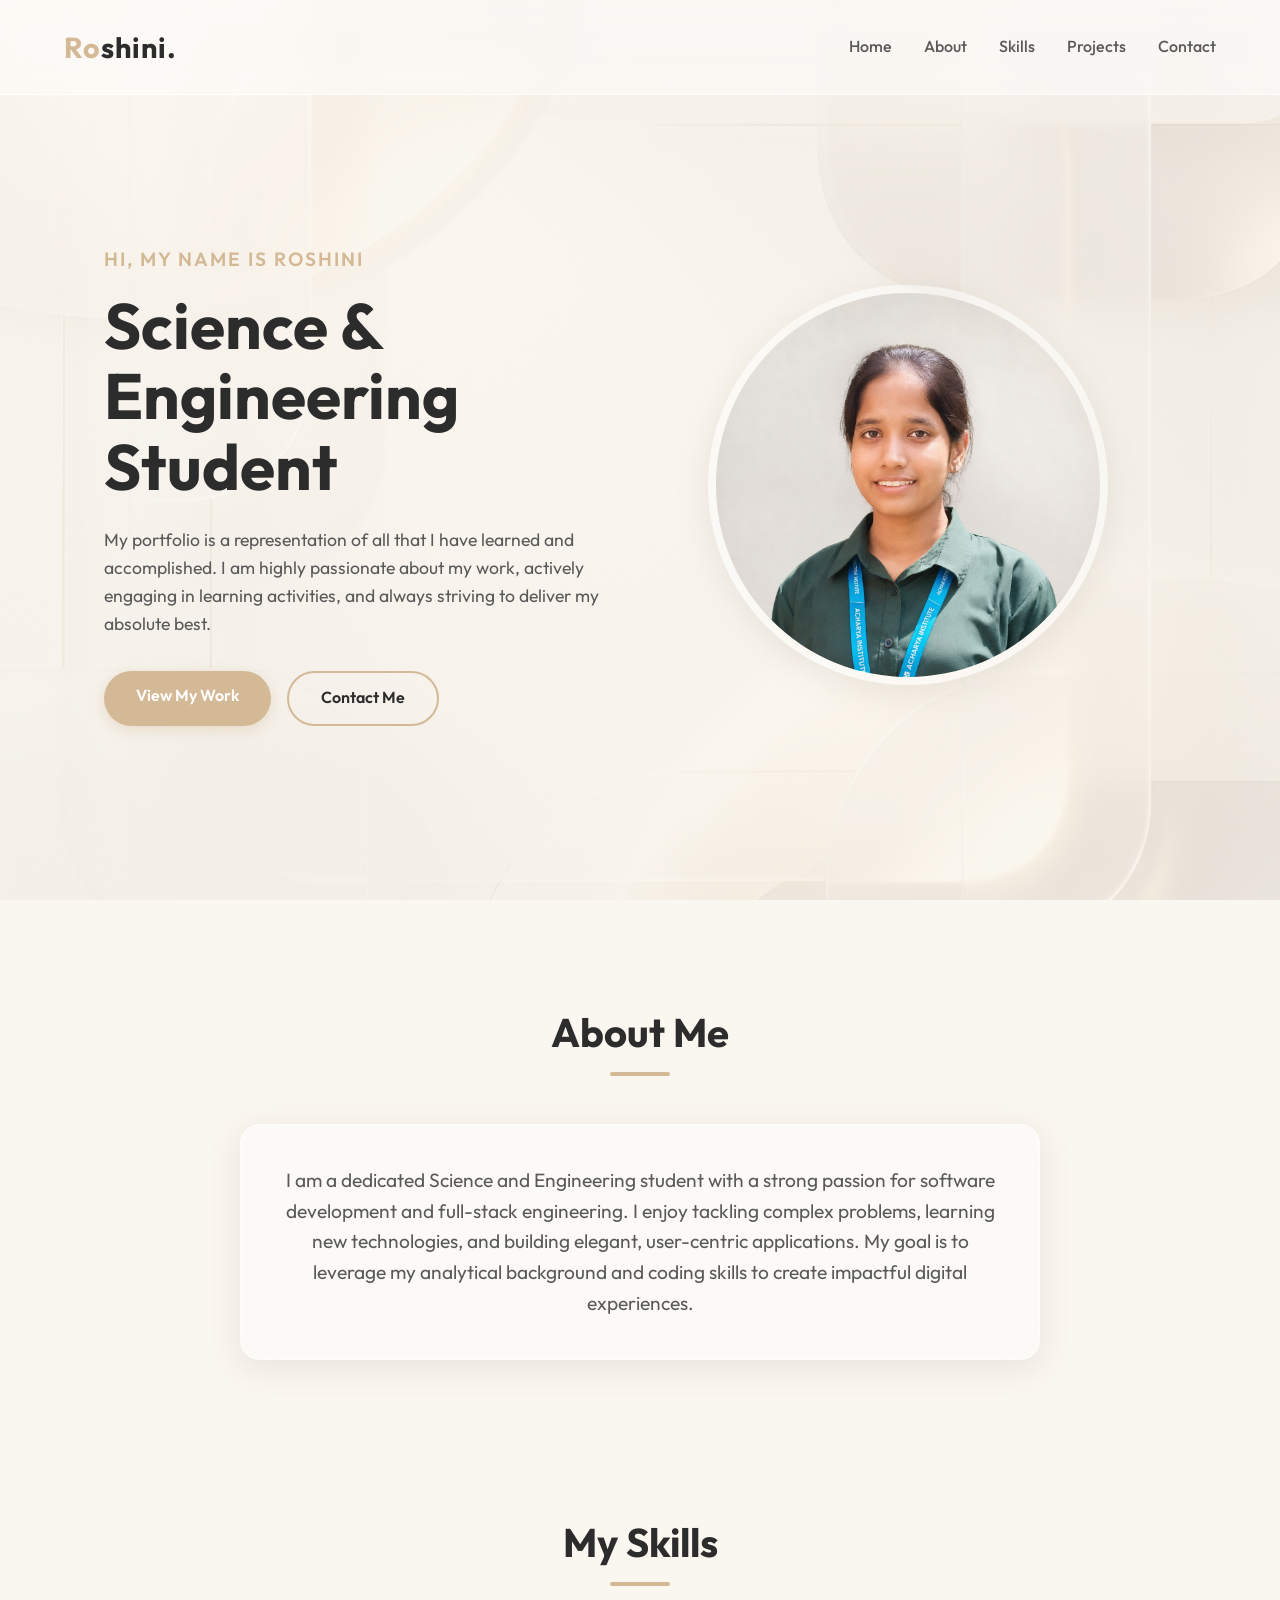
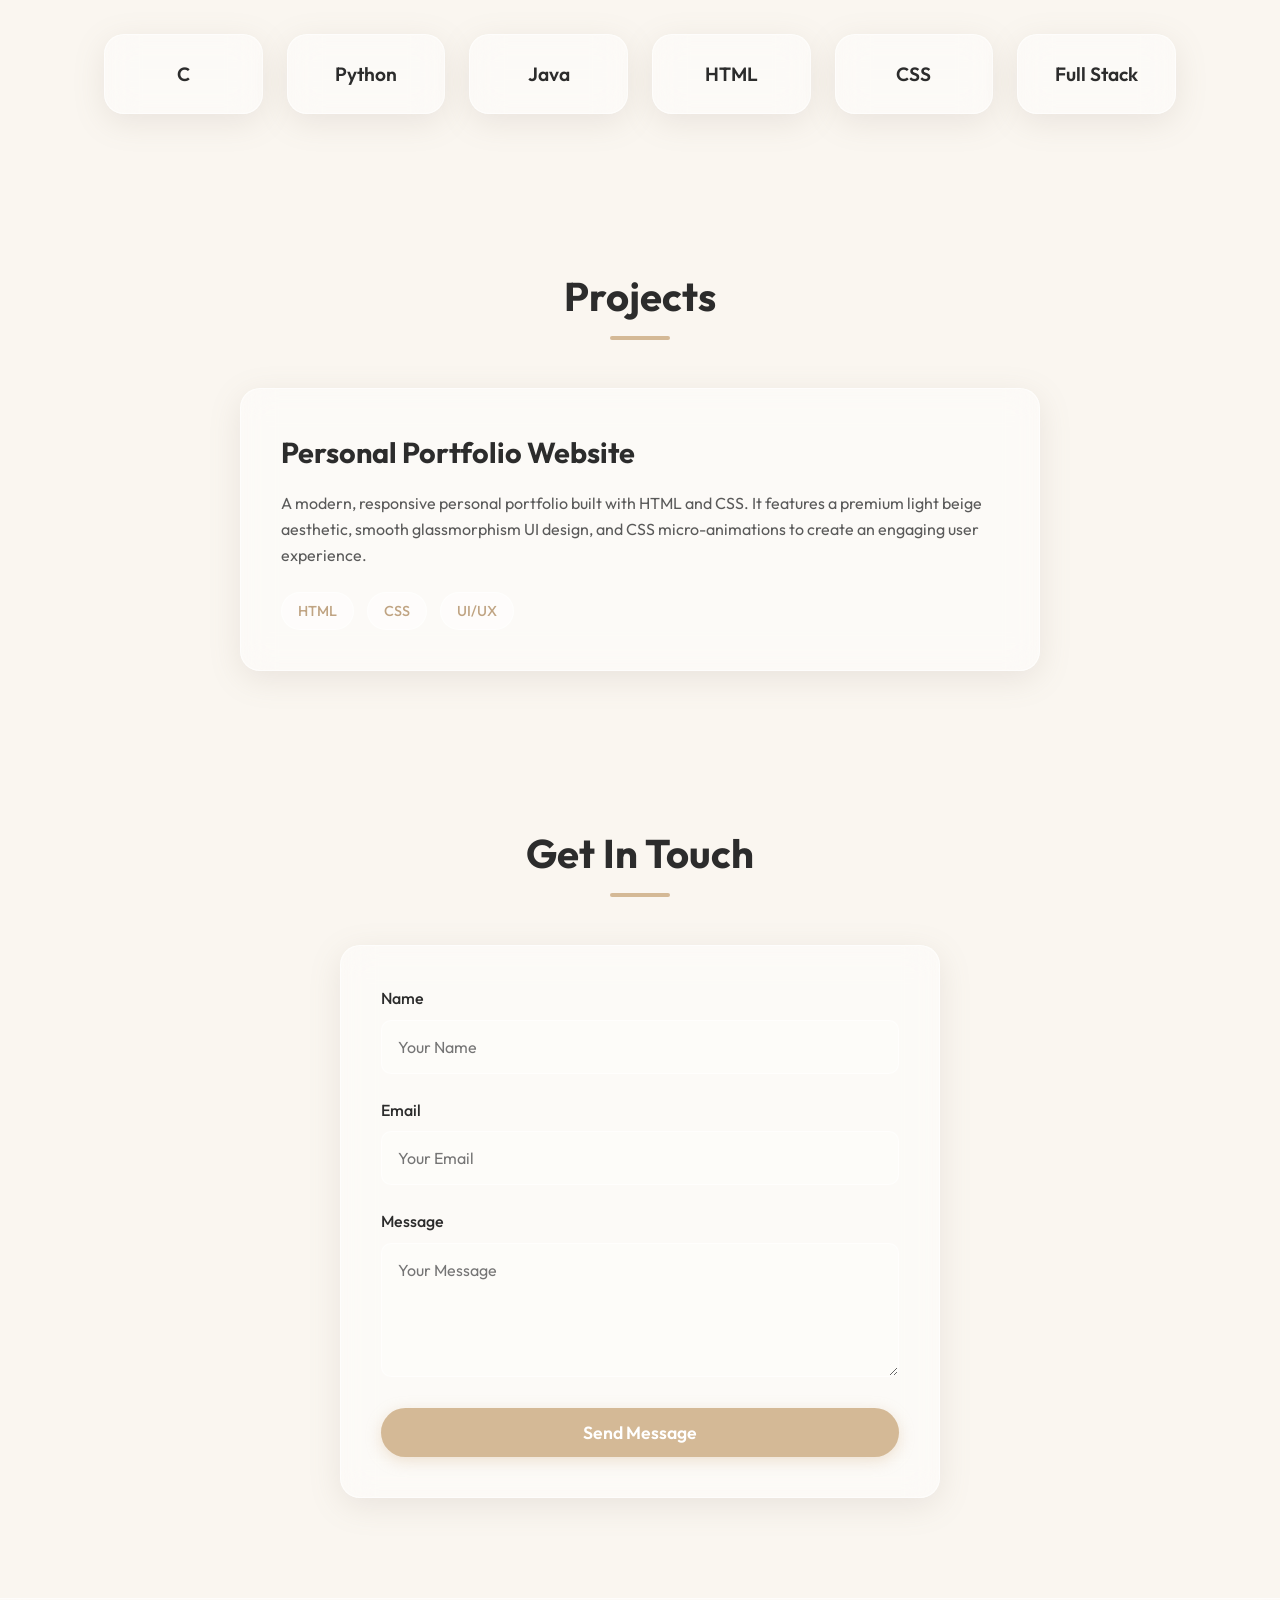
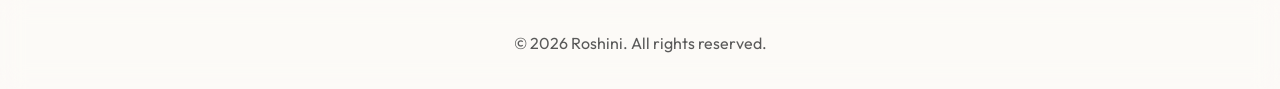
<file: index.html>
<!DOCTYPE html>
<html lang="en">
<head>
    <meta charset="UTF-8">
    <meta name="viewport" content="width=device-width, initial-scale=1.0">
    <title>Roshini | Portfolio</title>
    <meta name="description" content="Portfolio of Roshini, a Science and Engineering student showcasing skills and projects.">
    <link rel="stylesheet" href="css/style.css">
</head>
<body>
    <div class="bg-layer"></div>

    <nav>
        <a href="#" class="logo"><span class="logo-accent">Ro</span>shini.</a>
        <div class="nav-links">
            <a href="#home">Home</a>
            <a href="#about">About</a>
            <a href="#skills">Skills</a>
            <a href="#projects">Projects</a>
            <a href="#contact">Contact</a>
        </div>
    </nav>

    <section id="home" class="hero section-spacing">
        <div class="hero-content">
            <h2>Hi, my name is Roshini</h2>
            <h1>Science &<br>Engineering Student</h1>
            <p>
                My portfolio is a representation of all that I have learned and accomplished. 
                I am highly passionate about my work, actively engaging in learning activities, 
                and always striving to deliver my absolute best.
            </p>
            <div class="btn-group">
                <a href="#projects" class="btn btn-primary">View My Work</a>
                <a href="#contact" class="btn btn-secondary">Contact Me</a>
            </div>
        </div>
        <div class="hero-image">
            <img src="assets/images/profile.png" alt="Roshini Profile Illustration">
        </div>
    </section>

    <section id="about" class="section-spacing">
        <div class="section-header">
            <h2>About Me</h2>
            <div class="divider"></div>
        </div>
        <div class="glass-card about-card">
            <p>I am a dedicated Science and Engineering student with a strong passion for software development and full-stack engineering. I enjoy tackling complex problems, learning new technologies, and building elegant, user-centric applications. My goal is to leverage my analytical background and coding skills to create impactful digital experiences.</p>
        </div>
    </section>

    <section id="skills" class="section-spacing">
        <div class="section-header">
            <h2>My Skills</h2>
            <div class="divider"></div>
        </div>
        <div class="skills-grid">
            <div class="glass-card skill-item">C</div>
            <div class="glass-card skill-item">Python</div>
            <div class="glass-card skill-item">Java</div>
            <div class="glass-card skill-item">HTML</div>
            <div class="glass-card skill-item">CSS</div>
            <div class="glass-card skill-item">Full Stack</div>
        </div>
    </section>

    <section id="projects" class="section-spacing">
        <div class="section-header">
            <h2>Projects</h2>
            <div class="divider"></div>
        </div>
        <div class="projects-grid">
            <div class="glass-card project-card">
                <h3>Personal Portfolio Website</h3>
                <p class="project-desc">A modern, responsive personal portfolio built with HTML and CSS. It features a premium light beige aesthetic, smooth glassmorphism UI design, and CSS micro-animations to create an engaging user experience.</p>
                <div class="project-tags">
                    <span>HTML</span>
                    <span>CSS</span>
                    <span>UI/UX</span>
                </div>
            </div>
        </div>
    </section>

    <section id="contact" class="section-spacing">
        <div class="section-header">
            <h2>Get In Touch</h2>
            <div class="divider"></div>
        </div>
        <div class="glass-card contact-card">
            <form class="contact-form">
                <div class="form-group">
                    <label for="name">Name</label>
                    <input type="text" id="name" placeholder="Your Name" required>
                </div>
                <div class="form-group">
                    <label for="email">Email</label>
                    <input type="email" id="email" placeholder="Your Email" required>
                </div>
                <div class="form-group">
                    <label for="message">Message</label>
                    <textarea id="message" rows="5" placeholder="Your Message" required></textarea>
                </div>
                <button type="submit" class="btn btn-primary submit-btn">Send Message</button>
            </form>
        </div>
    </section>

    <footer>
        <p>&copy; 2026 Roshini. All rights reserved.</p>
    </footer>

</body>
</html>
</file>
<file: css/style.css>
@import url('https://fonts.googleapis.com/css2?family=Outfit:wght@300;400;500;600;700&display=swap');

:root {
    --bg-primary: #FAF6F0;
    --bg-secondary: #F4EAE0;
    --text-primary: #2C2C2C;
    --text-secondary: #5A5A5A;
    --accent: #D4B996;
    --accent-hover: #C0A483;
    --glass-bg: rgba(255, 255, 255, 0.45);
    --glass-border: rgba(255, 255, 255, 0.6);
    --shadow: 0 8px 32px 0 rgba(144, 130, 115, 0.15);
}

* {
    margin: 0;
    padding: 0;
    box-sizing: border-box;
    font-family: 'Outfit', sans-serif;
    scroll-behavior: smooth;
}

body {
    background-color: var(--bg-primary);
    color: var(--text-primary);
    line-height: 1.6;
    overflow-x: hidden;
}

/* Background Image Layer */
.bg-layer {
    position: fixed;
    top: 0;
    left: 0;
    width: 100vw;
    height: 100vh;
    background-image: url('../assets/images/hero-bg.png');
    background-size: cover;
    background-position: center;
    opacity: 0.15;
    z-index: -1;
}

/* Navigation */
nav {
    display: flex;
    justify-content: space-between;
    align-items: center;
    padding: 1.5rem 5%;
    background: var(--glass-bg);
    backdrop-filter: blur(12px);
    -webkit-backdrop-filter: blur(12px);
    border-bottom: 1px solid var(--glass-border);
    position: fixed;
    width: 100%;
    top: 0;
    z-index: 100;
    transition: all 0.3s ease;
}

.logo {
    font-size: 1.8rem;
    font-weight: 700;
    color: var(--text-primary);
    text-decoration: none;
    letter-spacing: 1px;
}

.logo-accent {
    color: var(--accent);
}

.nav-links {
    display: flex;
    gap: 2rem;
}

.nav-links a {
    text-decoration: none;
    color: var(--text-secondary);
    font-weight: 500;
    position: relative;
    transition: color 0.3s ease;
}

.nav-links a::after {
    content: '';
    position: absolute;
    width: 0;
    height: 2px;
    bottom: -4px;
    left: 0;
    background-color: var(--accent);
    transition: width 0.3s ease;
}

.nav-links a:hover {
    color: var(--text-primary);
}

.nav-links a:hover::after {
    width: 100%;
}

/* Global Section Styling */
.section-spacing {
    padding: 100px 5% 50px 5%;
    max-width: 1200px;
    margin: 0 auto;
}

.section-header {
    margin-bottom: 3rem;
    text-align: center;
}

.section-header h2 {
    font-size: 2.5rem;
    font-weight: 700;
    margin-bottom: 0.5rem;
}

.divider {
    height: 4px;
    width: 60px;
    background-color: var(--accent);
    margin: 0 auto;
    border-radius: 2px;
}

/* Hero Section */
.hero {
    min-height: 100vh;
    display: flex;
    align-items: center;
    justify-content: space-between;
    padding-top: 120px;
}

.hero-content {
    flex: 1;
    max-width: 600px;
    animation: slideUp 1s ease-out forwards;
}

.hero-content h2 {
    color: var(--accent);
    font-size: 1.2rem;
    font-weight: 600;
    text-transform: uppercase;
    letter-spacing: 2px;
    margin-bottom: 1rem;
}

.hero-content h1 {
    font-size: 4rem;
    font-weight: 700;
    line-height: 1.1;
    margin-bottom: 1.5rem;
}

.hero-content p {
    font-size: 1.1rem;
    color: var(--text-secondary);
    margin-bottom: 2rem;
}

.btn-group {
    display: flex;
    gap: 1rem;
}

.btn {
    padding: 0.8rem 2rem;
    border-radius: 30px;
    text-decoration: none;
    font-weight: 600;
    transition: all 0.3s ease;
    cursor: pointer;
    border: none;
    display: inline-block;
    text-align: center;
}

.btn-primary {
    background-color: var(--accent);
    color: #fff;
    box-shadow: 0 4px 15px rgba(212, 185, 150, 0.4);
}

.btn-primary:hover {
    background-color: var(--accent-hover);
    transform: translateY(-2px);
    box-shadow: 0 6px 20px rgba(212, 185, 150, 0.6);
}

.btn-secondary {
    background-color: transparent;
    color: var(--text-primary);
    border: 2px solid var(--accent);
}

.btn-secondary:hover {
    background-color: var(--accent);
    color: #fff;
    transform: translateY(-2px);
}

.hero-image {
    flex: 1;
    display: flex;
    justify-content: center;
    align-items: center;
    animation: fadeIn 1.5s ease-out forwards;
}

.hero-image img {
    width: 400px;
    height: 400px;
    object-fit: cover;
    border-radius: 50%;
    box-shadow: var(--shadow);
    border: 8px solid var(--glass-bg);
    transition: transform 0.5s ease;
}

.hero-image img:hover {
    transform: scale(1.03);
}

/* Glass Card Component */
.glass-card {
    background: var(--glass-bg);
    backdrop-filter: blur(16px);
    -webkit-backdrop-filter: blur(16px);
    border: 1px solid var(--glass-border);
    border-radius: 20px;
    padding: 2.5rem;
    box-shadow: var(--shadow);
    transition: transform 0.3s ease, box-shadow 0.3s ease;
}

.glass-card:hover {
    transform: translateY(-5px);
    box-shadow: 0 12px 40px 0 rgba(144, 130, 115, 0.25);
}

/* About Section */
.about-card {
    text-align: center;
    font-size: 1.2rem;
    max-width: 800px;
    margin: 0 auto;
    color: var(--text-secondary);
}

/* Skills Section */
.skills-grid {
    display: grid;
    grid-template-columns: repeat(auto-fit, minmax(150px, 1fr));
    gap: 1.5rem;
}

.skill-item {
    text-align: center;
    font-size: 1.2rem;
    font-weight: 600;
    padding: 1.5rem;
    display: flex;
    justify-content: center;
    align-items: center;
}

.skill-item:hover {
    background: var(--accent);
    color: #fff;
}

/* Projects Section */
.projects-grid {
    display: grid;
    grid-template-columns: 1fr;
    gap: 2rem;
    max-width: 800px;
    margin: 0 auto;
}

.project-card h3 {
    font-size: 1.8rem;
    margin-bottom: 1rem;
}

.project-desc {
    color: var(--text-secondary);
    margin-bottom: 1.5rem;
}

.project-tags {
    display: flex;
    gap: 0.8rem;
    flex-wrap: wrap;
}

.project-tags span {
    background: var(--glass-bg);
    border: 1px solid var(--glass-border);
    padding: 0.4rem 1rem;
    border-radius: 20px;
    font-size: 0.9rem;
    font-weight: 500;
    color: var(--accent-hover);
}

/* Contact Section */
.contact-card {
    max-width: 600px;
    margin: 0 auto;
}

.form-group {
    margin-bottom: 1.5rem;
}

.form-group label {
    display: block;
    margin-bottom: 0.5rem;
    font-weight: 500;
}

.form-group input,
.form-group textarea {
    width: 100%;
    padding: 1rem;
    border: 1px solid var(--glass-border);
    border-radius: 10px;
    background: rgba(255, 255, 255, 0.3);
    font-family: inherit;
    font-size: 1rem;
    color: var(--text-primary);
    transition: border-color 0.3s ease, background 0.3s ease;
}

.form-group input:focus,
.form-group textarea:focus {
    outline: none;
    border-color: var(--accent);
    background: rgba(255, 255, 255, 0.6);
}

.submit-btn {
    width: 100%;
    font-size: 1.1rem;
}

/* Footer */
footer {
    text-align: center;
    padding: 2rem;
    color: var(--text-secondary);
    border-top: 1px solid var(--glass-border);
    background: var(--glass-bg);
    backdrop-filter: blur(12px);
    margin-top: 50px;
}

/* Animations */
@keyframes slideUp {
    from {
        opacity: 0;
        transform: translateY(30px);
    }
    to {
        opacity: 1;
        transform: translateY(0);
    }
}

@keyframes fadeIn {
    from {
        opacity: 0;
        transform: scale(0.95);
    }
    to {
        opacity: 1;
        transform: scale(1);
    }
}

/* Responsive */
@media (max-width: 900px) {
    .hero {
        flex-direction: column-reverse;
        text-align: center;
        justify-content: center;
        padding-top: 150px;
        gap: 3rem;
    }
    
    .hero-content {
        display: flex;
        flex-direction: column;
        align-items: center;
    }
    
    .hero-content h1 {
        font-size: 3rem;
    }

    .hero-image img {
        width: 300px;
        height: 300px;
    }
    
    .nav-links {
        display: none;
    }
}
</file>
